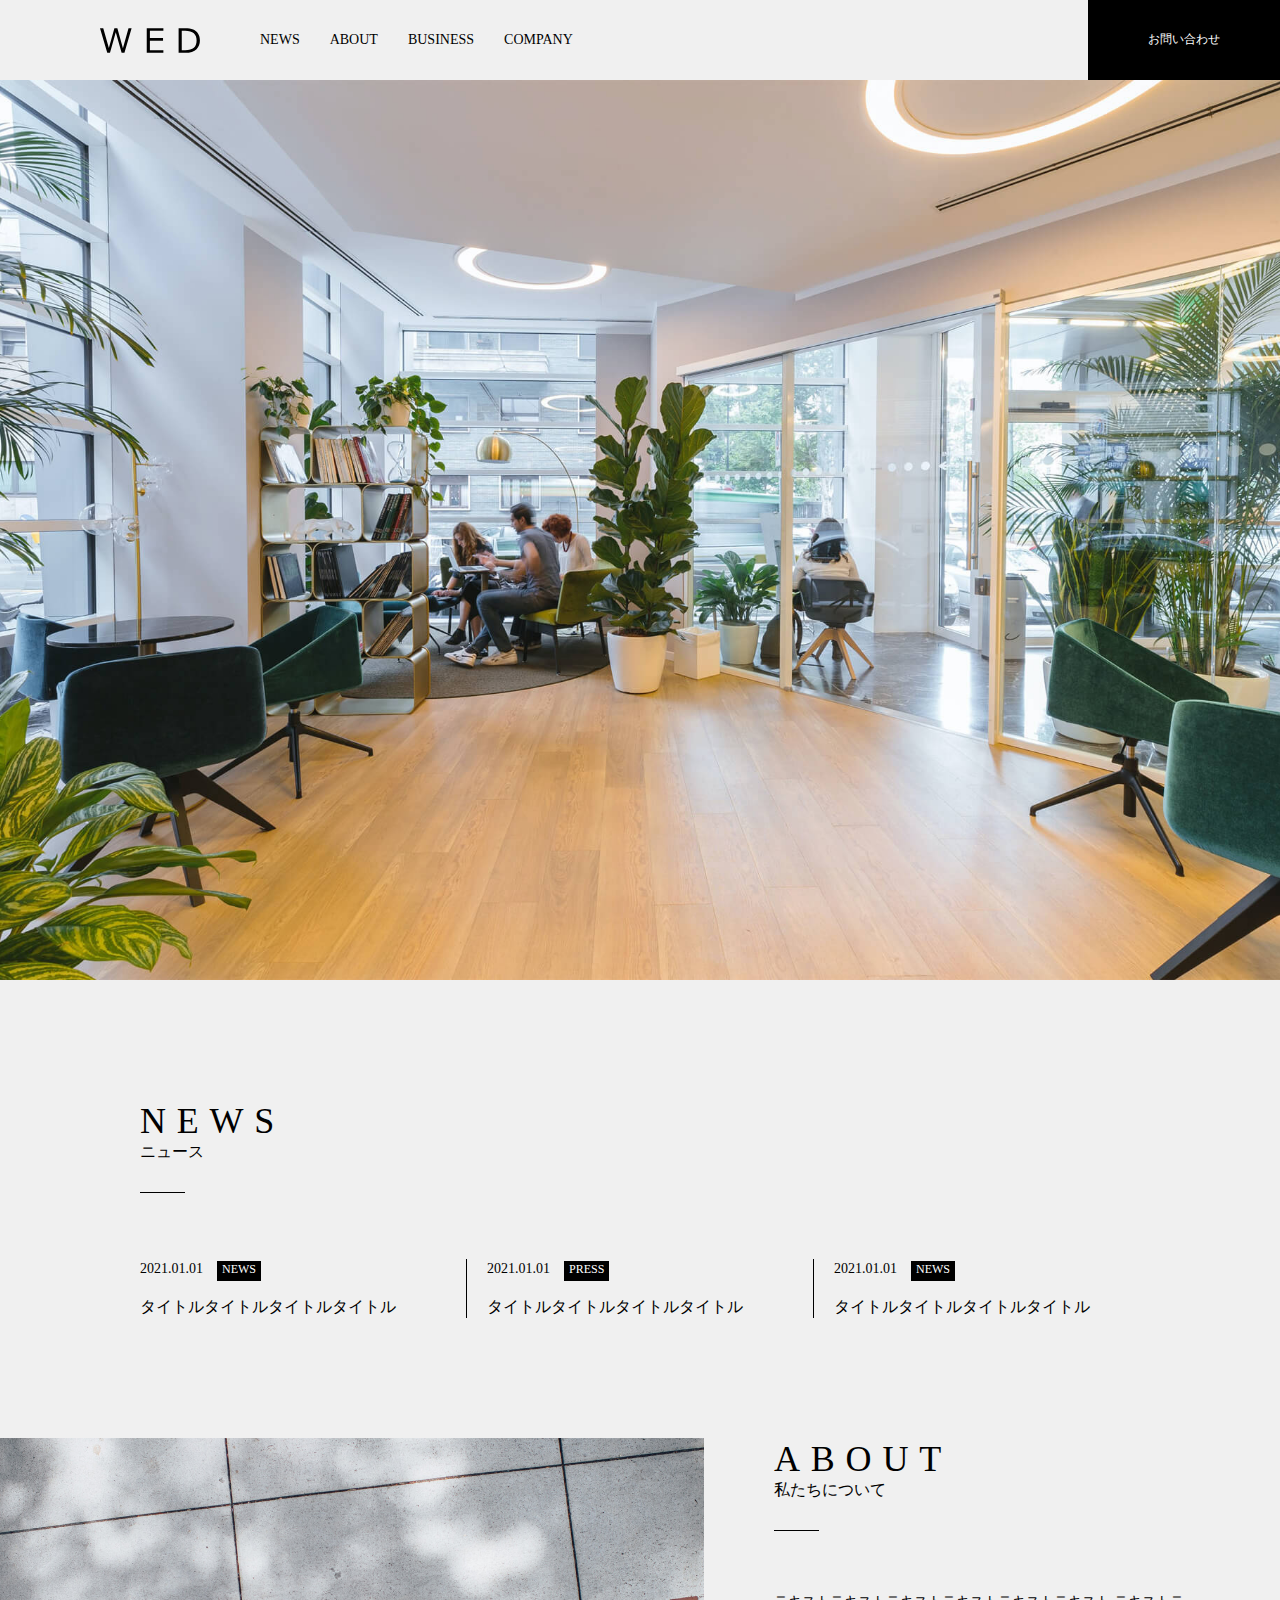
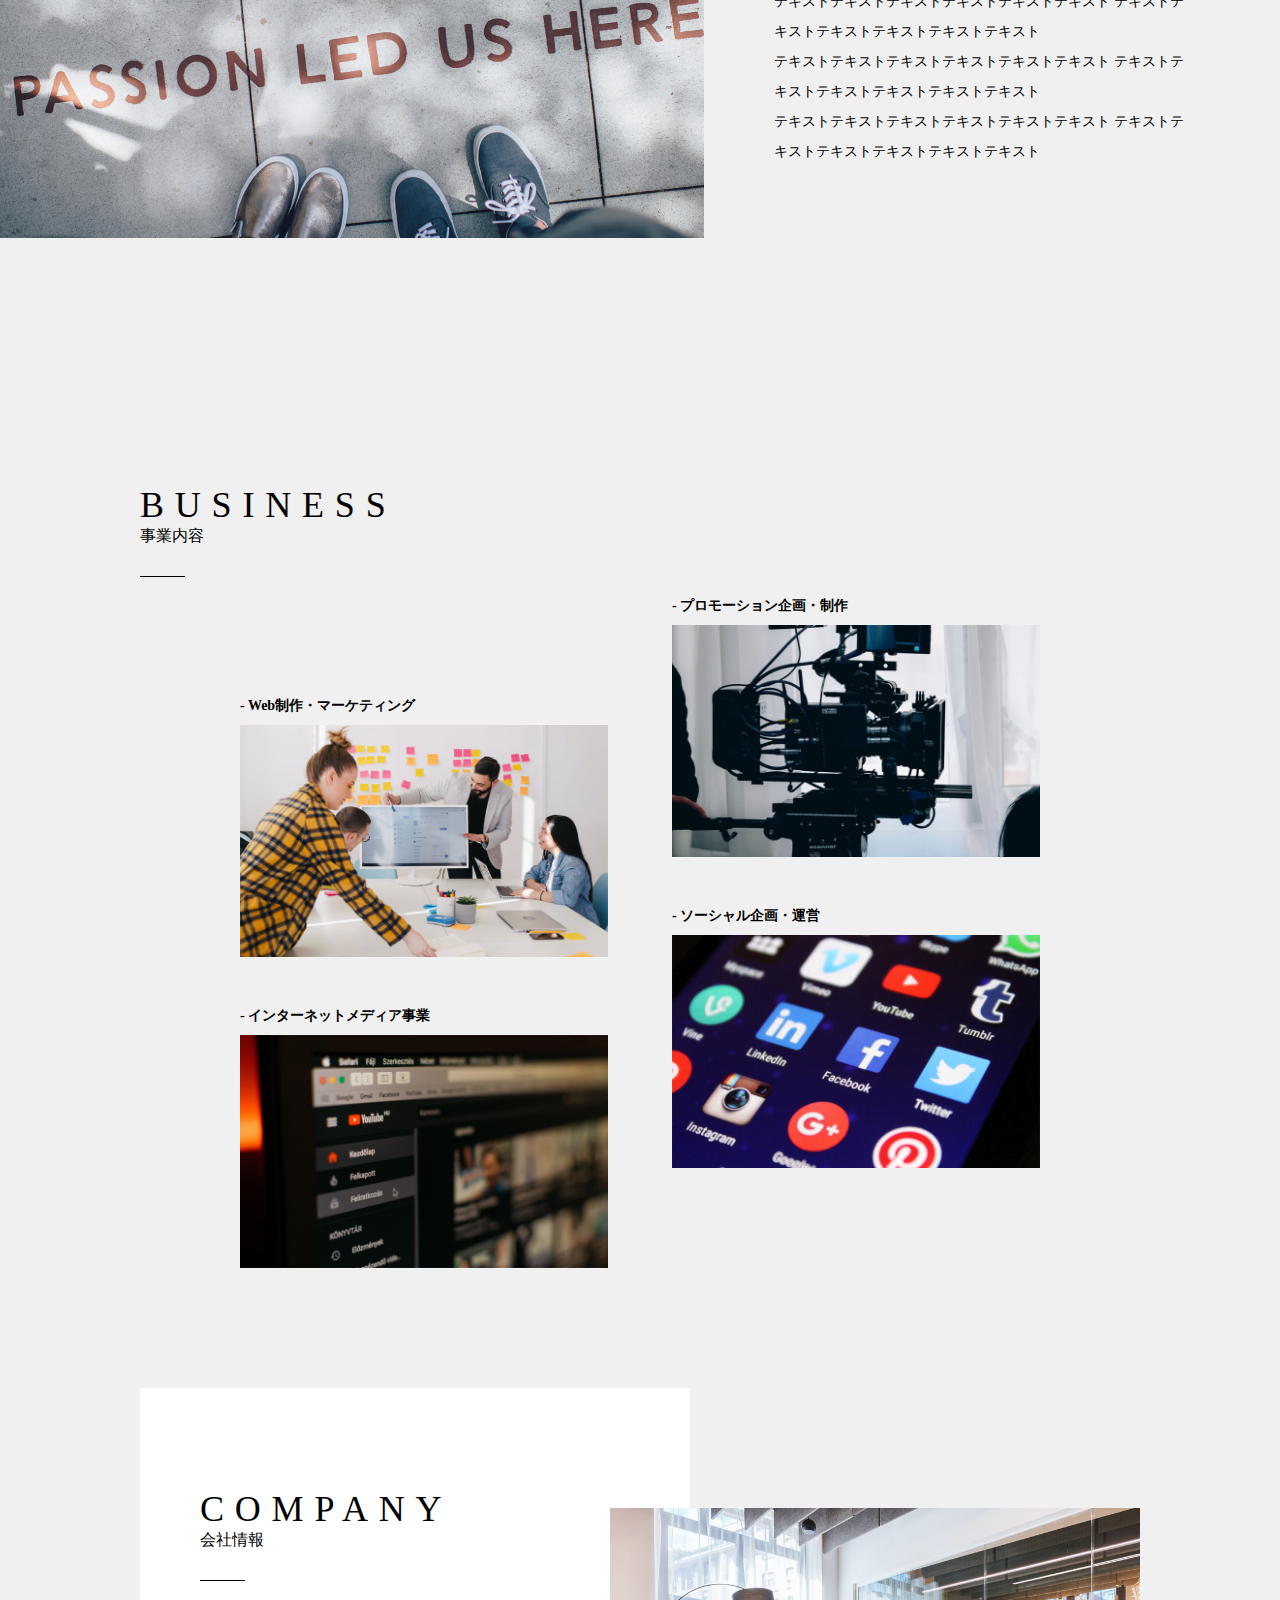
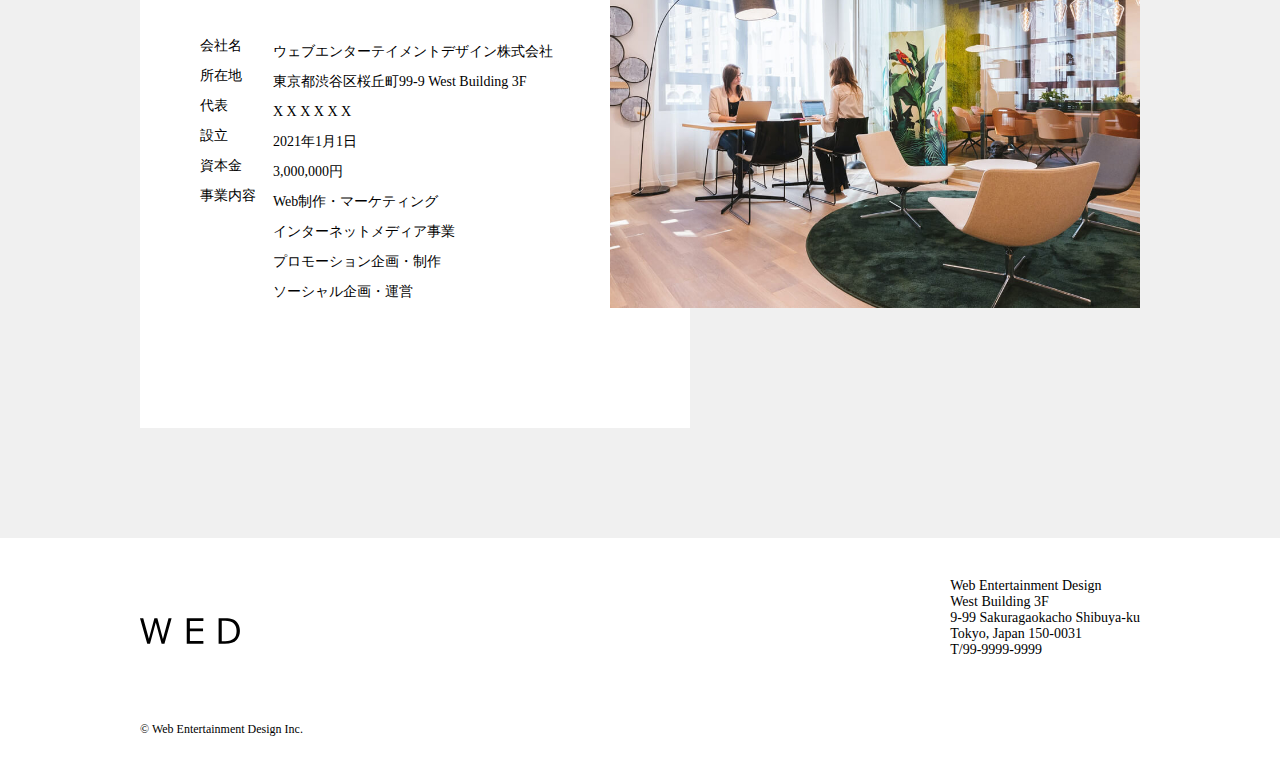
<file: index.htm>
<!DOCTYPE html>
<html lang="ja">
  <head>
    <meta charset="UTF-8" />
    <meta http-equiv="X-UA-Compatible" content="IE=edge" />
    <meta name="viewport" content="width=device-width, initial-scale=1.0" />
    <link rel="stylesheet" href="/css/WED.css" />
    <title>Document</title>
  </head>
  <body>
    <header>
      <div class="header-list">
        <div class="logo">
          <h1 class="header-logo">
            <a href="/WED.html"><img src="/img/logo (4).svg" alt="" /></a>
          </h1>
        </div>
        <nav class="header-menu">
          <ul class="menu">
            <li class="menu-list"><a href="#NEWS">NEWS</a></li>
            <li class="menu-list"><a href="#ABOUT">ABOUT</a></li>
            <li class="menu-list"><a href="#BUSINESS">BUSINESS</a></li>
            <li class="menu-list"><a href="#COMPANY">COMPANY</a></li>
          </ul>
        </nav>
        <div class="inquiry"><a href="/contact/">お問い合わせ</a></div>
      </div>
      <div class="main-visual">
        <img src="img/mainvisual (1).jpg" alt="" />
      </div>
    </header>
    <main>
      <div class="container">
        <div class="NEWS__wrapper">
          <div class="wrapper-title">
            <h2 class="title" id="NEWS">NEWS</h2>
            <p class="border">ニュース</p>
          </div>
          <div class="NEWS">
            <ul class="NEWS__list">
              <li>
                <time>2021.01.01</time>
                <span>NEWS</span>
                <p class="NEWS__text">タイトルタイトルタイトルタイトル</p>
              </li>
              <li>
                <time>2021.01.01</time>
                <span>PRESS</span>
                <p class="NEWS__text">タイトルタイトルタイトルタイトル</p>
              </li>
              <li>
                <time>2021.01.01</time>
                <span>NEWS</span>
                <p class="NEWS__text">タイトルタイトルタイトルタイトル</p>
              </li>
            </ul>
          </div>
        </div>
        <div class="ABOUT__wrapper">
          <div class="ABOUT__flex">
            <div class="ABOUT_image" id="ABOUT">
              <img src="img/about.jpg" alt="" />
            </div>
            <div class="ABOUT__wrapper-text">
              <div class="wrapper-title">
                <h2 class="title">ABOUT</h2>
                <p class="border">私たちについて</p>
                <p class="ABOUT__text">
                  テキストテキストテキストテキストテキストテキスト
                  テキストテキストテキストテキストテキストテキスト<br />
                  テキストテキストテキストテキストテキストテキスト
                  テキストテキストテキストテキストテキストテキスト<br />
                  テキストテキストテキストテキストテキストテキスト
                  テキストテキストテキストテキストテキストテキスト<br />
                </p>
              </div>
            </div>
          </div>
        </div>
        <div class="BUSINESS__wrapper">
          <div class="wrapper-title">
            <h2 class="title" id="BUSINESS">BUSINESS</h2>
            <p class="border">事業内容</p>
          </div>
          <div class="business__list">
            <div class="flex-left">
              <ul class="left">
                <li class="sec-name">- Web制作・マーケティング</li>
                <li class="sec-image">
                  <img src="img/business1.jpg" alt="" />
                </li>
                <li class="sec-name">- インターネットメディア事業</li>
                <li class="sec-image">
                  <img src="img/business2.jpg" alt="" />
                </li>
              </ul>
            </div>
            <div class="flex-right">
              <ul class="right">
                <li class="sec-name">- プロモーション企画・制作</li>
                <li class="sec-image">
                  <img src="img/business3.jpg" alt="" />
                </li>
                <li class="sec-name">- ソーシャル企画・運営</li>
                <li class="sec-image">
                  <img src="img/business4.jpg" alt="" />
                </li>
              </ul>
            </div>
          </div>
        </div>
        <div class="COMPANY__wrapper">
          <div class="company-info">
            <div class="wrapper-title">
              <h2 class="title" id="COMPANY">COMPANY</h2>
              <p class="border">会社情報</p>
              <div class="wrapper-text">
                <dl>
                  <dt>会社名</dt>
                  <dd>ウェブエンターテイメントデザイン株式会社</dd>
                  <dt>所在地</dt>
                  <dd>東京都渋谷区桜丘町99-9 West Building 3F</dd>
                  <dt>代表</dt>
                  <dd>X X X X X X</dd>
                  <dt>設立</dt>
                  <dd>2021年1月1日</dd>
                  <dt>資本金</dt>
                  <dd>3,000,000円</dd>
                  <dt>事業内容</dt>
                  <dd>
                    Web制作・マーケティング<br />
                    インターネットメディア事業<br />
                    プロモーション企画・制作<br />
                    ソーシャル企画・運営
                  </dd>
                </dl>
              </div>
            </div>
          </div>
          <div class="wrapper-image">
            <img src="img/company.jpg" alt="" />
          </div>
        </div>
      </div>
    </main>
    <footer>
      <div class="container">
        <div class="footer">
          <div class="footer-logo">
            <img src="img/logo (4).svg" alt="" />
          </div>
          <div class="adress">
            <p>
              Web Entertainment Design<br />
              West Building 3F<br />
              9-99 Sakuragaokacho Shibuya-ku<br />
              Tokyo, Japan 150-0031<br />
              T/99-9999-9999
            </p>
          </div>
        </div>
        <div class="small">
          <small>© Web Entertainment Design Inc.</small>
        </div>
      </div>
    </footer>
  </body>
</html>
</file>
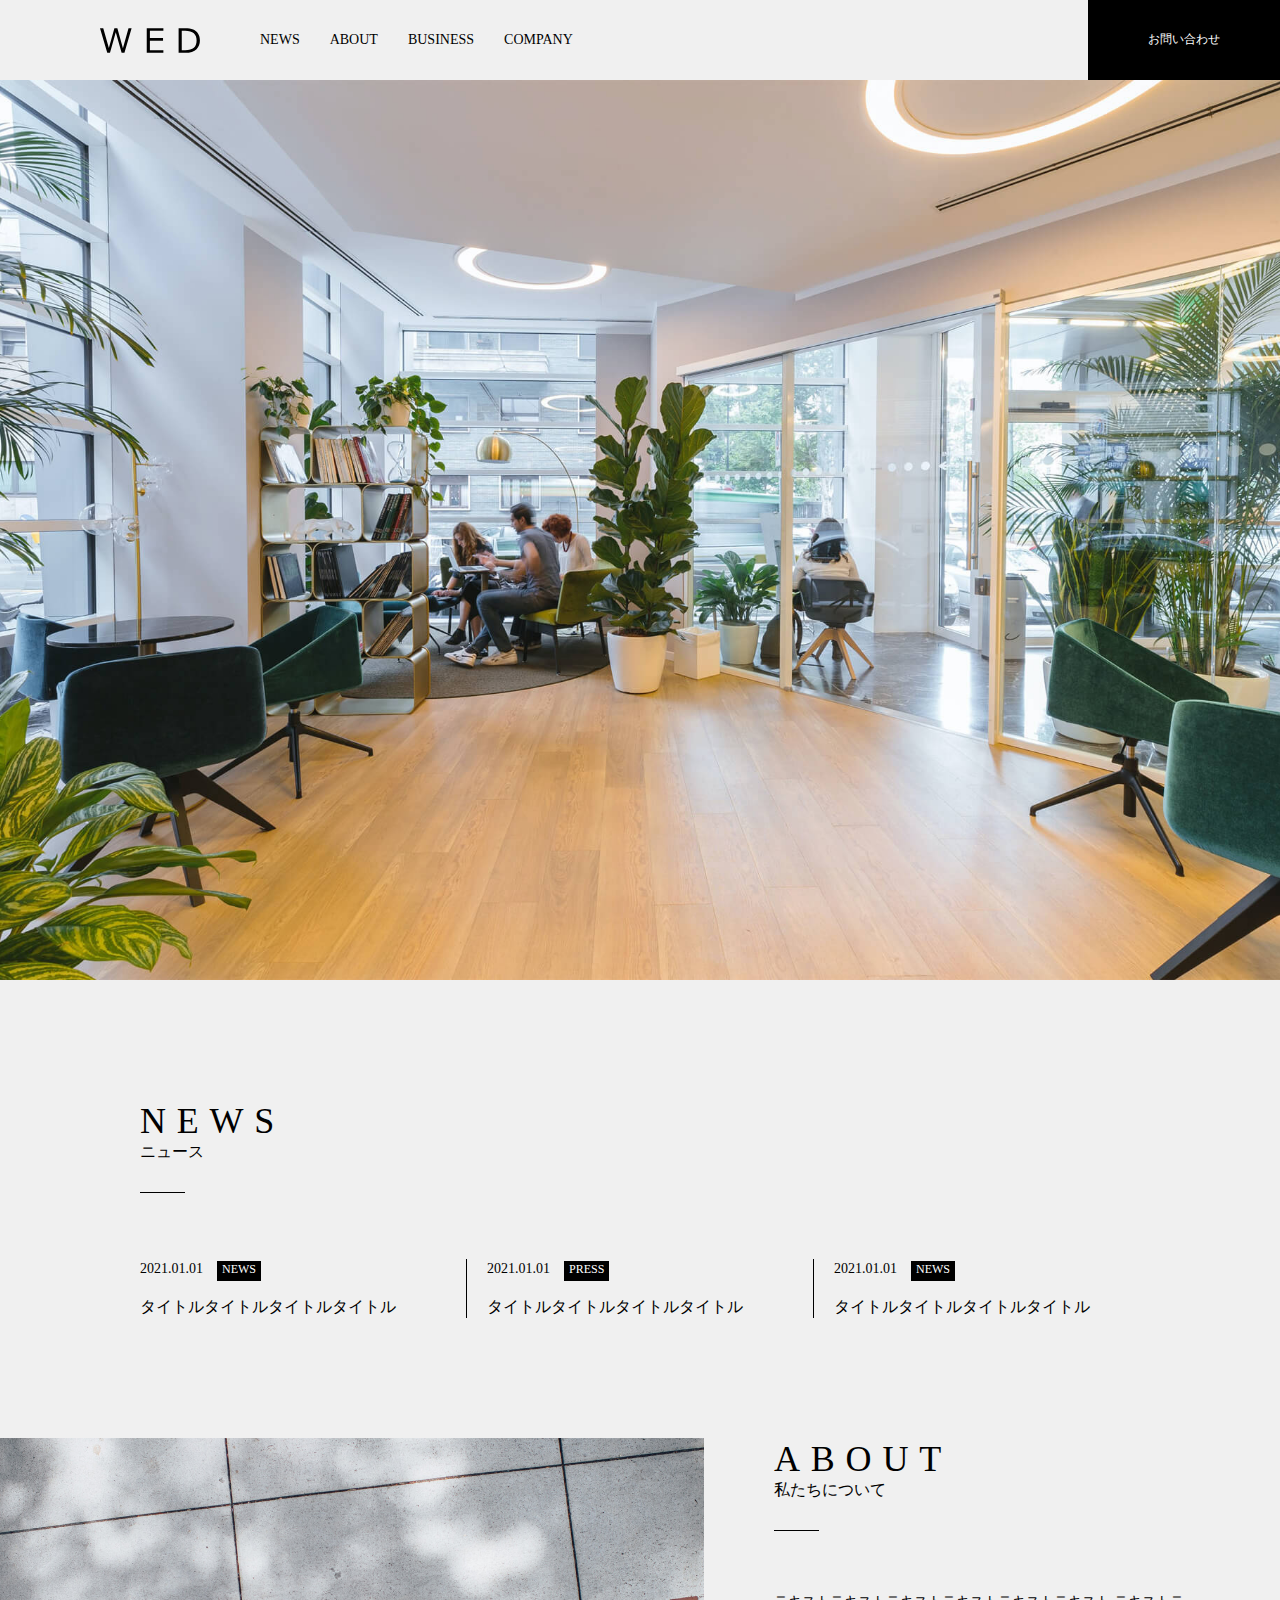
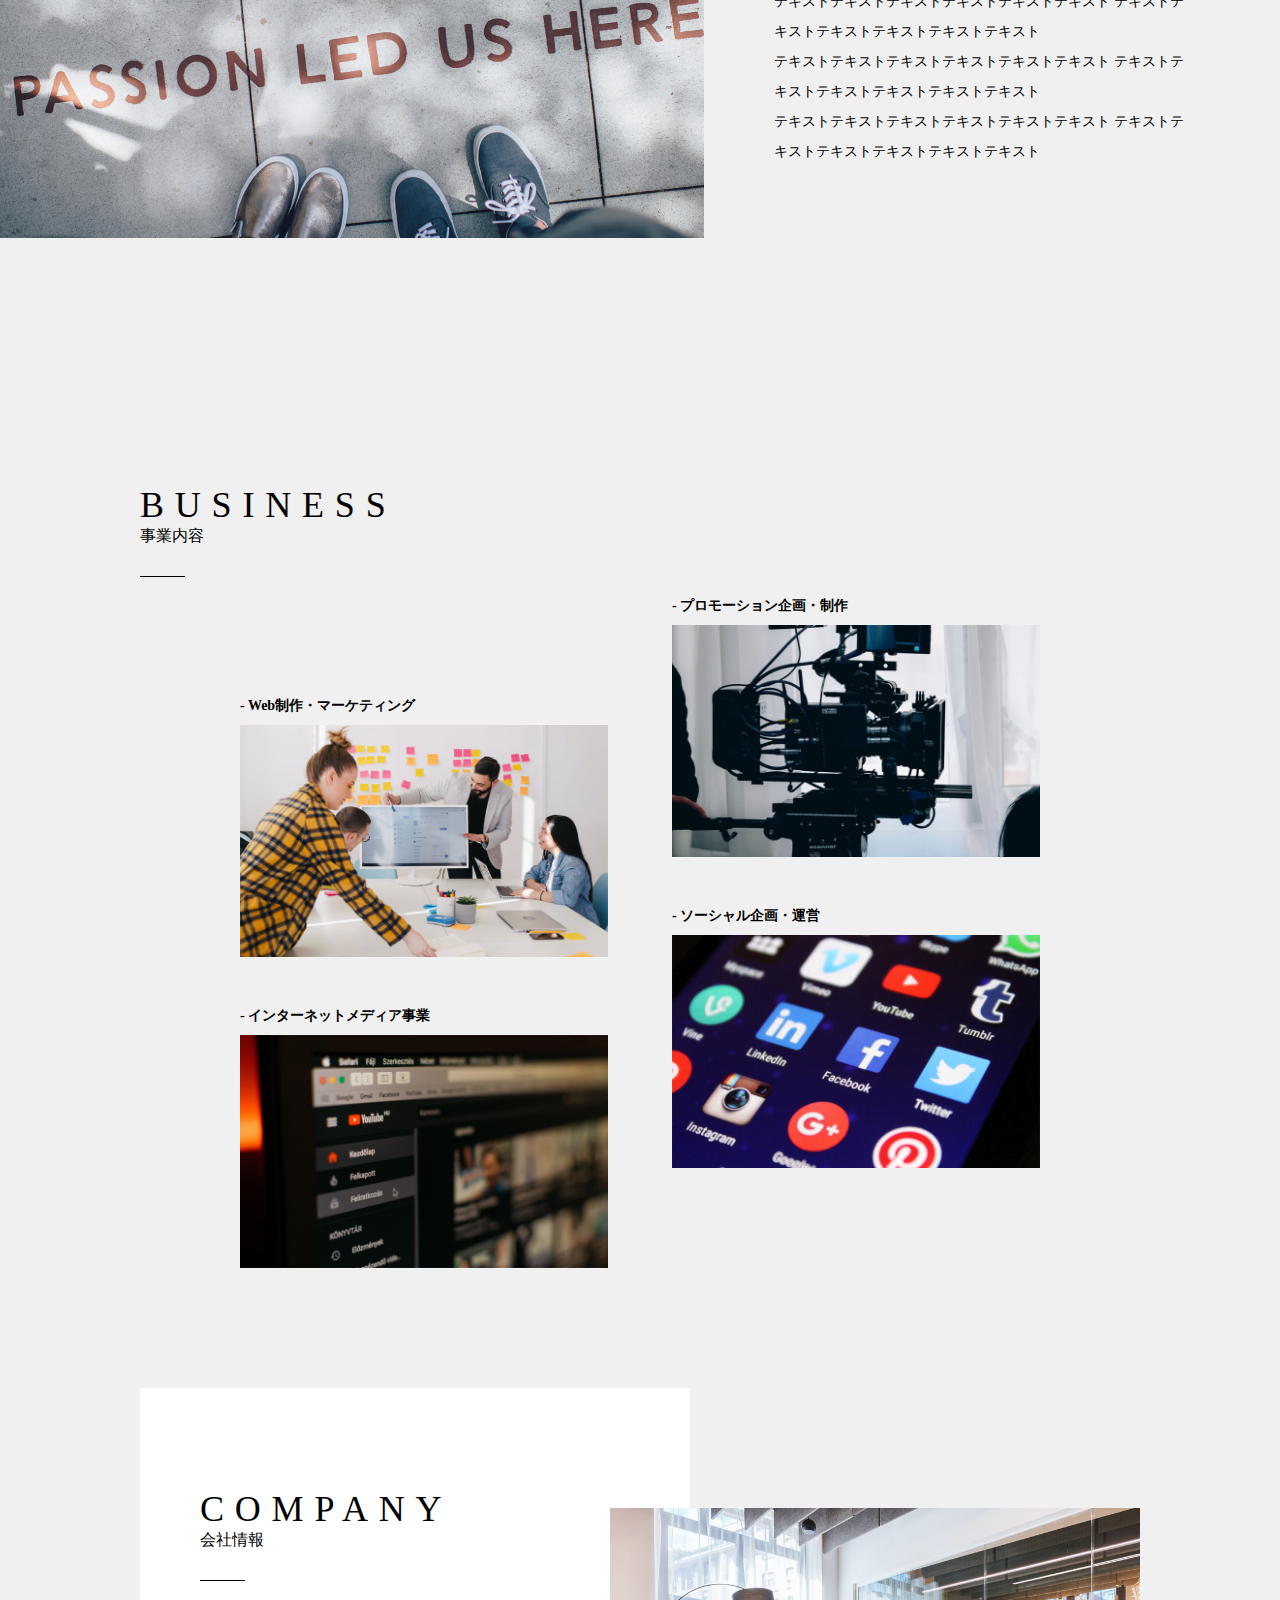
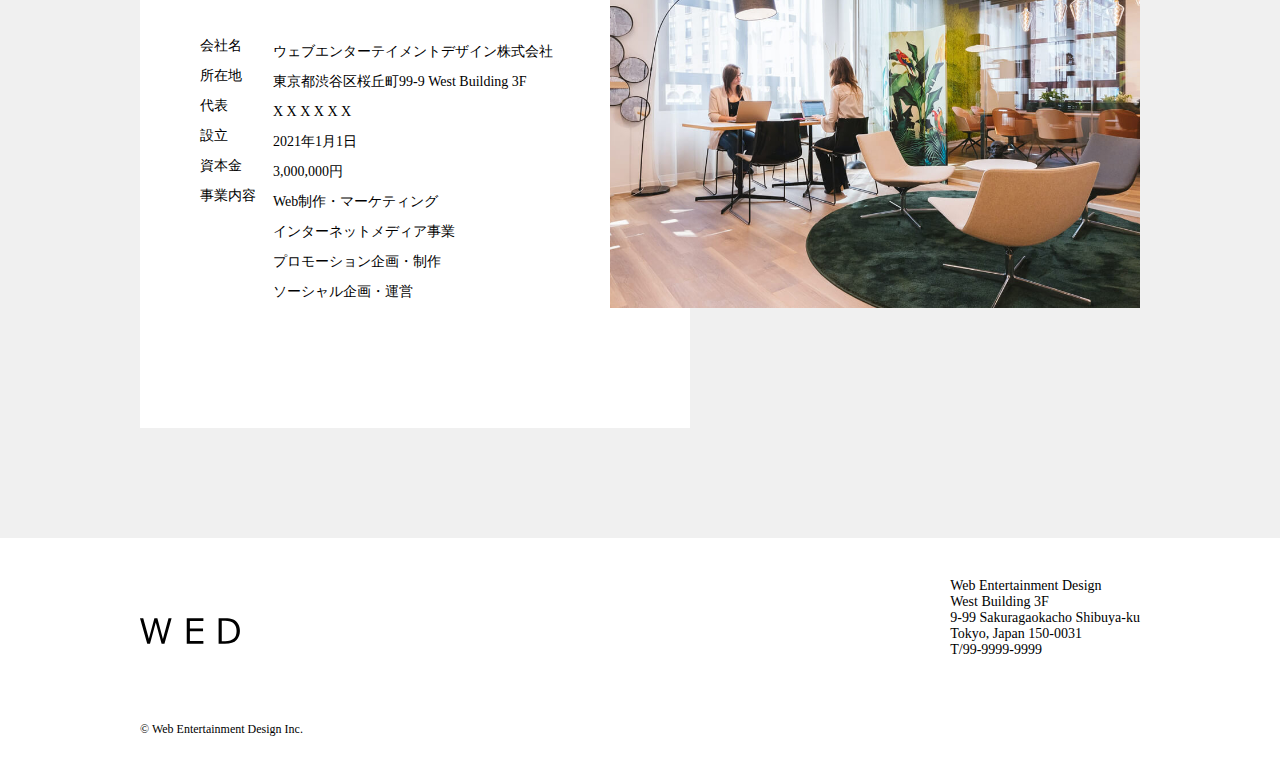
<file: index.html>
<!DOCTYPE html>
<html lang="ja">
  <head>
    <meta charset="UTF-8" />
    <meta http-equiv="X-UA-Compatible" content="IE=edge" />
    <meta name="viewport" content="width=device-width, initial-scale=1.0" />
    <link rel="stylesheet" href="./css/WED.css" />
    <title>Document</title>
  </head>
  <body>
    <header>
      <div class="header-list">
        <div class="logo">
          <h1 class="header-logo">
            <a href="/WED.html"><img src="/img/logo (4).svg" alt="" /></a>
          </h1>
        </div>
        <nav class="header-menu">
          <ul class="menu">
            <li class="menu-list"><a href="#NEWS">NEWS</a></li>
            <li class="menu-list"><a href="#ABOUT">ABOUT</a></li>
            <li class="menu-list"><a href="#BUSINESS">BUSINESS</a></li>
            <li class="menu-list"><a href="#COMPANY">COMPANY</a></li>
          </ul>
        </nav>
        <div class="inquiry"><a href="contact/">お問い合わせ</a></div>
      </div>
      <div class="main-visual">
        <img src="img/mainvisual (1).jpg" alt="" />
      </div>
    </header>
    <main>
      <div class="container">
        <div class="NEWS__wrapper">
          <div class="wrapper-title">
            <h2 class="title" id="NEWS">NEWS</h2>
            <p class="border">ニュース</p>
          </div>
          <div class="NEWS">
            <ul class="NEWS__list">
              <li>
                <time>2021.01.01</time>
                <span>NEWS</span>
                <p class="NEWS__text">タイトルタイトルタイトルタイトル</p>
              </li>
              <li>
                <time>2021.01.01</time>
                <span>PRESS</span>
                <p class="NEWS__text">タイトルタイトルタイトルタイトル</p>
              </li>
              <li>
                <time>2021.01.01</time>
                <span>NEWS</span>
                <p class="NEWS__text">タイトルタイトルタイトルタイトル</p>
              </li>
            </ul>
          </div>
        </div>
        <div class="ABOUT__wrapper">
          <div class="ABOUT__flex">
            <div class="ABOUT_image" id="ABOUT">
              <img src="img/about.jpg" alt="" />
            </div>
            <div class="ABOUT__wrapper-text">
              <div class="wrapper-title">
                <h2 class="title">ABOUT</h2>
                <p class="border">私たちについて</p>
                <p class="ABOUT__text">
                  テキストテキストテキストテキストテキストテキスト
                  テキストテキストテキストテキストテキストテキスト<br />
                  テキストテキストテキストテキストテキストテキスト
                  テキストテキストテキストテキストテキストテキスト<br />
                  テキストテキストテキストテキストテキストテキスト
                  テキストテキストテキストテキストテキストテキスト<br />
                </p>
              </div>
            </div>
          </div>
        </div>
        <div class="BUSINESS__wrapper">
          <div class="wrapper-title">
            <h2 class="title" id="BUSINESS">BUSINESS</h2>
            <p class="border">事業内容</p>
          </div>
          <div class="business__list">
            <div class="flex-left">
              <ul class="left">
                <li class="sec-name">- Web制作・マーケティング</li>
                <li class="sec-image">
                  <img src="img/business1.jpg" alt="" />
                </li>
                <li class="sec-name">- インターネットメディア事業</li>
                <li class="sec-image">
                  <img src="img/business2.jpg" alt="" />
                </li>
              </ul>
            </div>
            <div class="flex-right">
              <ul class="right">
                <li class="sec-name">- プロモーション企画・制作</li>
                <li class="sec-image">
                  <img src="img/business3.jpg" alt="" />
                </li>
                <li class="sec-name">- ソーシャル企画・運営</li>
                <li class="sec-image">
                  <img src="img/business4.jpg" alt="" />
                </li>
              </ul>
            </div>
          </div>
        </div>
        <div class="COMPANY__wrapper">
          <div class="company-info">
            <div class="wrapper-title">
              <h2 class="title" id="COMPANY">COMPANY</h2>
              <p class="border">会社情報</p>
              <div class="wrapper-text">
                <dl>
                  <dt>会社名</dt>
                  <dd>ウェブエンターテイメントデザイン株式会社</dd>
                  <dt>所在地</dt>
                  <dd>東京都渋谷区桜丘町99-9 West Building 3F</dd>
                  <dt>代表</dt>
                  <dd>X X X X X X</dd>
                  <dt>設立</dt>
                  <dd>2021年1月1日</dd>
                  <dt>資本金</dt>
                  <dd>3,000,000円</dd>
                  <dt>事業内容</dt>
                  <dd>
                    Web制作・マーケティング<br />
                    インターネットメディア事業<br />
                    プロモーション企画・制作<br />
                    ソーシャル企画・運営
                  </dd>
                </dl>
              </div>
            </div>
          </div>
          <div class="wrapper-image">
            <img src="img/company.jpg" alt="" />
          </div>
        </div>
      </div>
    </main>
    <footer>
      <div class="container">
        <div class="footer">
          <div class="footer-logo">
            <img src="img/logo (4).svg" alt="" />
          </div>
          <div class="adress">
            <p>
              Web Entertainment Design<br />
              West Building 3F<br />
              9-99 Sakuragaokacho Shibuya-ku<br />
              Tokyo, Japan 150-0031<br />
              T/99-9999-9999
            </p>
          </div>
        </div>
        <div class="small">
          <small>© Web Entertainment Design Inc.</small>
        </div>
      </div>
    </footer>
  </body>
</html>
</file>
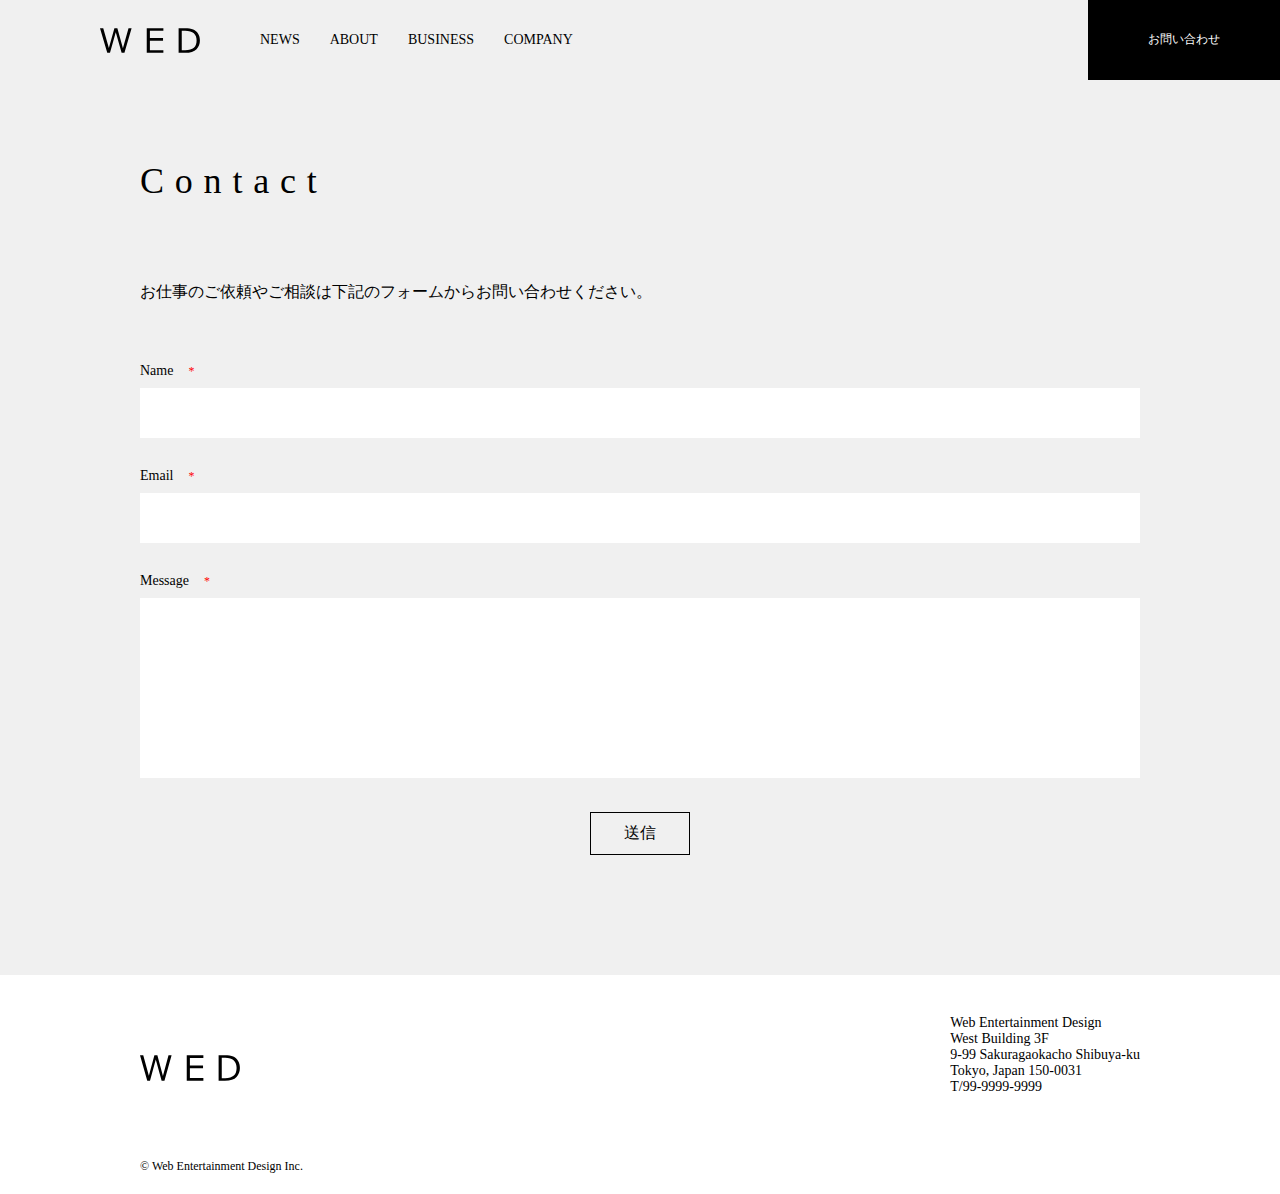
<file: contact/index.html>
<!DOCTYPE html>
<html lang="ja">
  <head>
    <meta charset="UTF-8" />
    <meta http-equiv="X-UA-Compatible" content="IE=edge" />
    <meta name="viewport" content="width=device-width, initial-scale=1.0" />
    <link rel="stylesheet" href="../css/WED.css" />
    <title>Document</title>
  </head>
  <body>
    <header>
      <div class="header-list">
        <div class="logo">
          <h1 class="header-logo">
            <a href="/WED.html"><img src="/img/logo (4).svg" alt="" /></a>
          </h1>
        </div>
        <nav class="header-menu">
          <ul class="menu">
            <li class="menu-list"><a href="#NEWS">NEWS</a></li>
            <li class="menu-list"><a href="#ABOUT">ABOUT</a></li>
            <li class="menu-list"><a href="#BUSINESS">BUSINESS</a></li>
            <li class="menu-list"><a href="#COMPANY">COMPANY</a></li>
          </ul>
        </nav>
        <div class="inquiry"><a href="#">お問い合わせ</a></div>
      </div>
    </header>

    <main>
      <div class="container">
        <div class="contact__wrapper">
          <div class="wrapper-title">
            <h2 class="title">Contact</h2>
            <p class="contact-text">
              お仕事のご依頼やご相談は下記のフォームからお問い合わせください。
            </p>
          </div>
          <div class="contact-form">
            <label for="rendou"> Name<span class="astarisk">*</span></label>
            <input id="rendou" type="text" name="yourname" />
            <label for="mail">Email<span class="astarisk">*</span></label
            ><input id="mail" type="email" />
            <label for="comment">Message<span class="astarisk">*</span></label>
            <textarea id="comment" name="comment"></textarea></div>
            <div class="btn"><input class="bottun" type="submit" value="送信" /></div>
          </div>
        </div>
      </div>
    </main>

    <footer>
      <div class="container">
        <div class="footer">
          <div class="footer-logo">
            <img src="/img/logo (4).svg" alt="" />
          </div>
          <div class="adress">
            <p>
              Web Entertainment Design<br />
              West Building 3F<br />
              9-99 Sakuragaokacho Shibuya-ku<br />
              Tokyo, Japan 150-0031<br />
              T/99-9999-9999
            </p>
          </div>
        </div>
        <div class="small">
          <small>© Web Entertainment Design Inc.</small>
        </div>
      </div>
    </footer>
  </body>
</html>
</file>
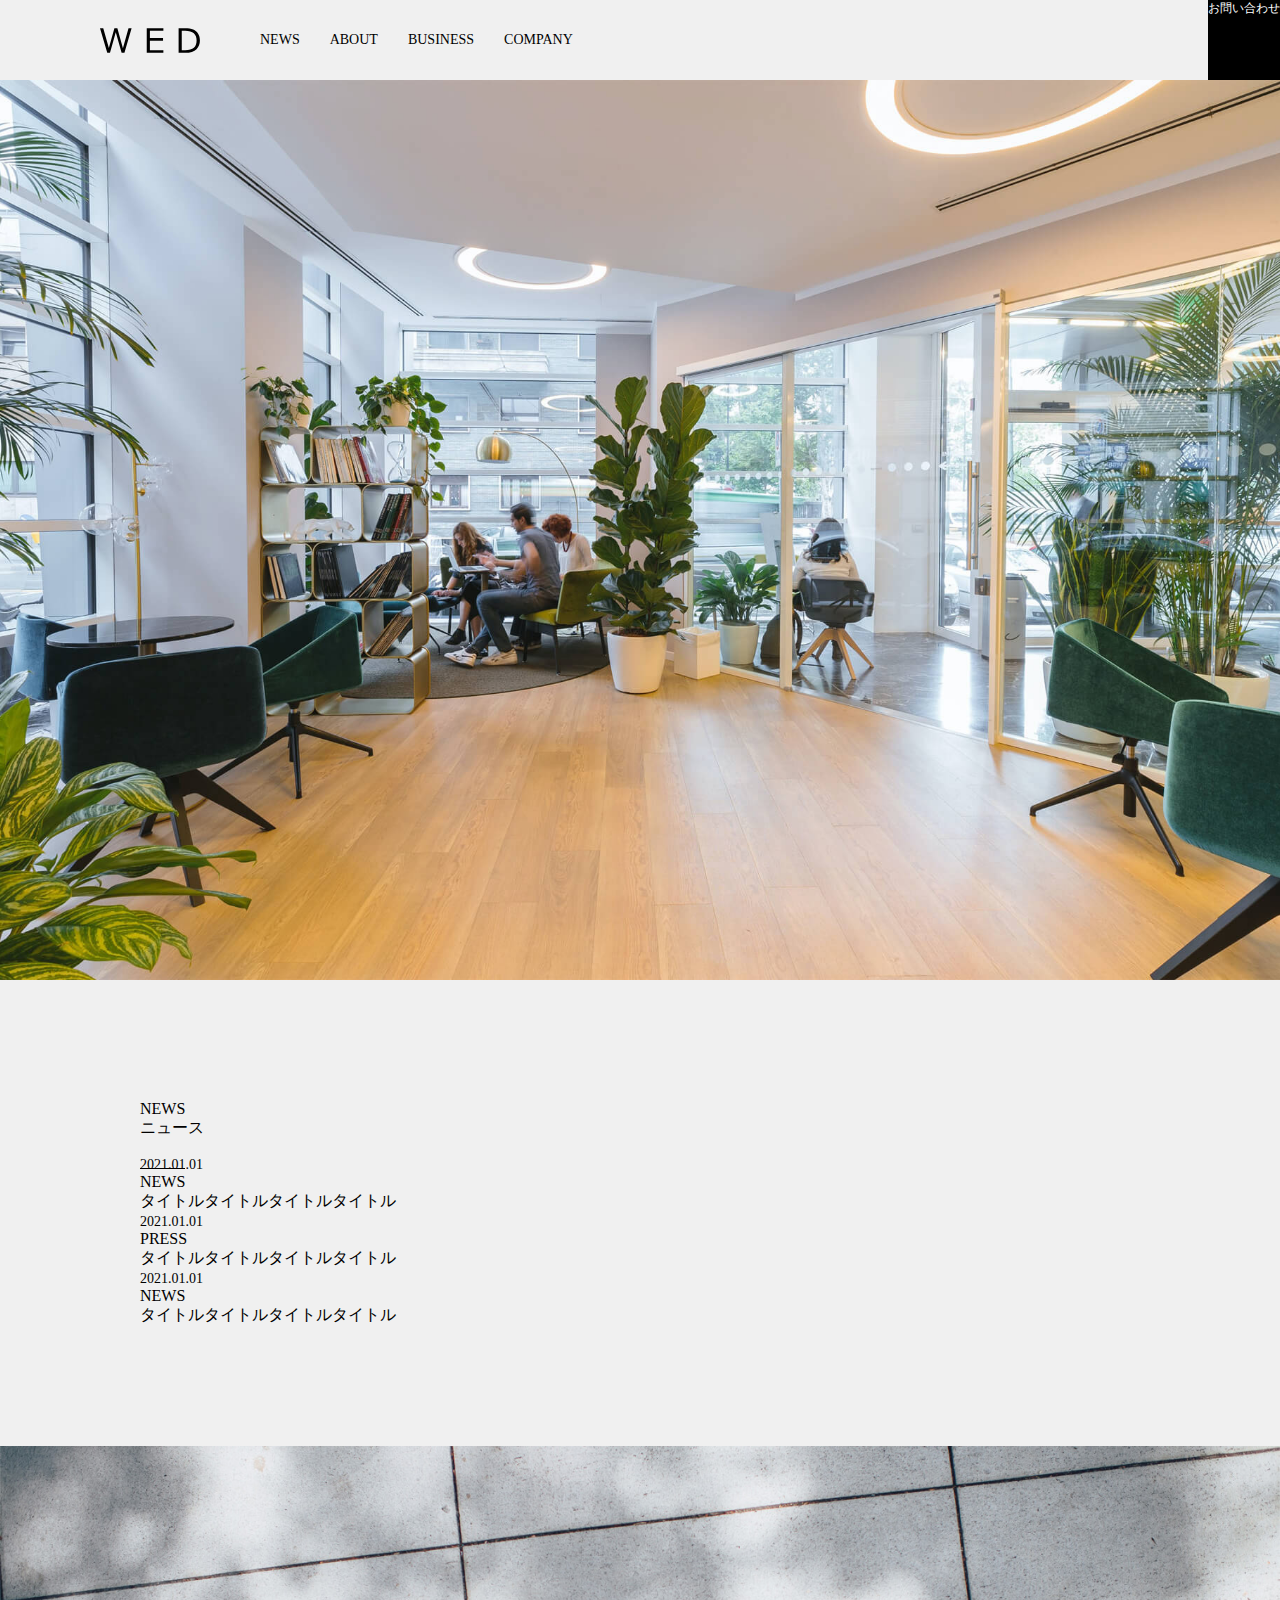
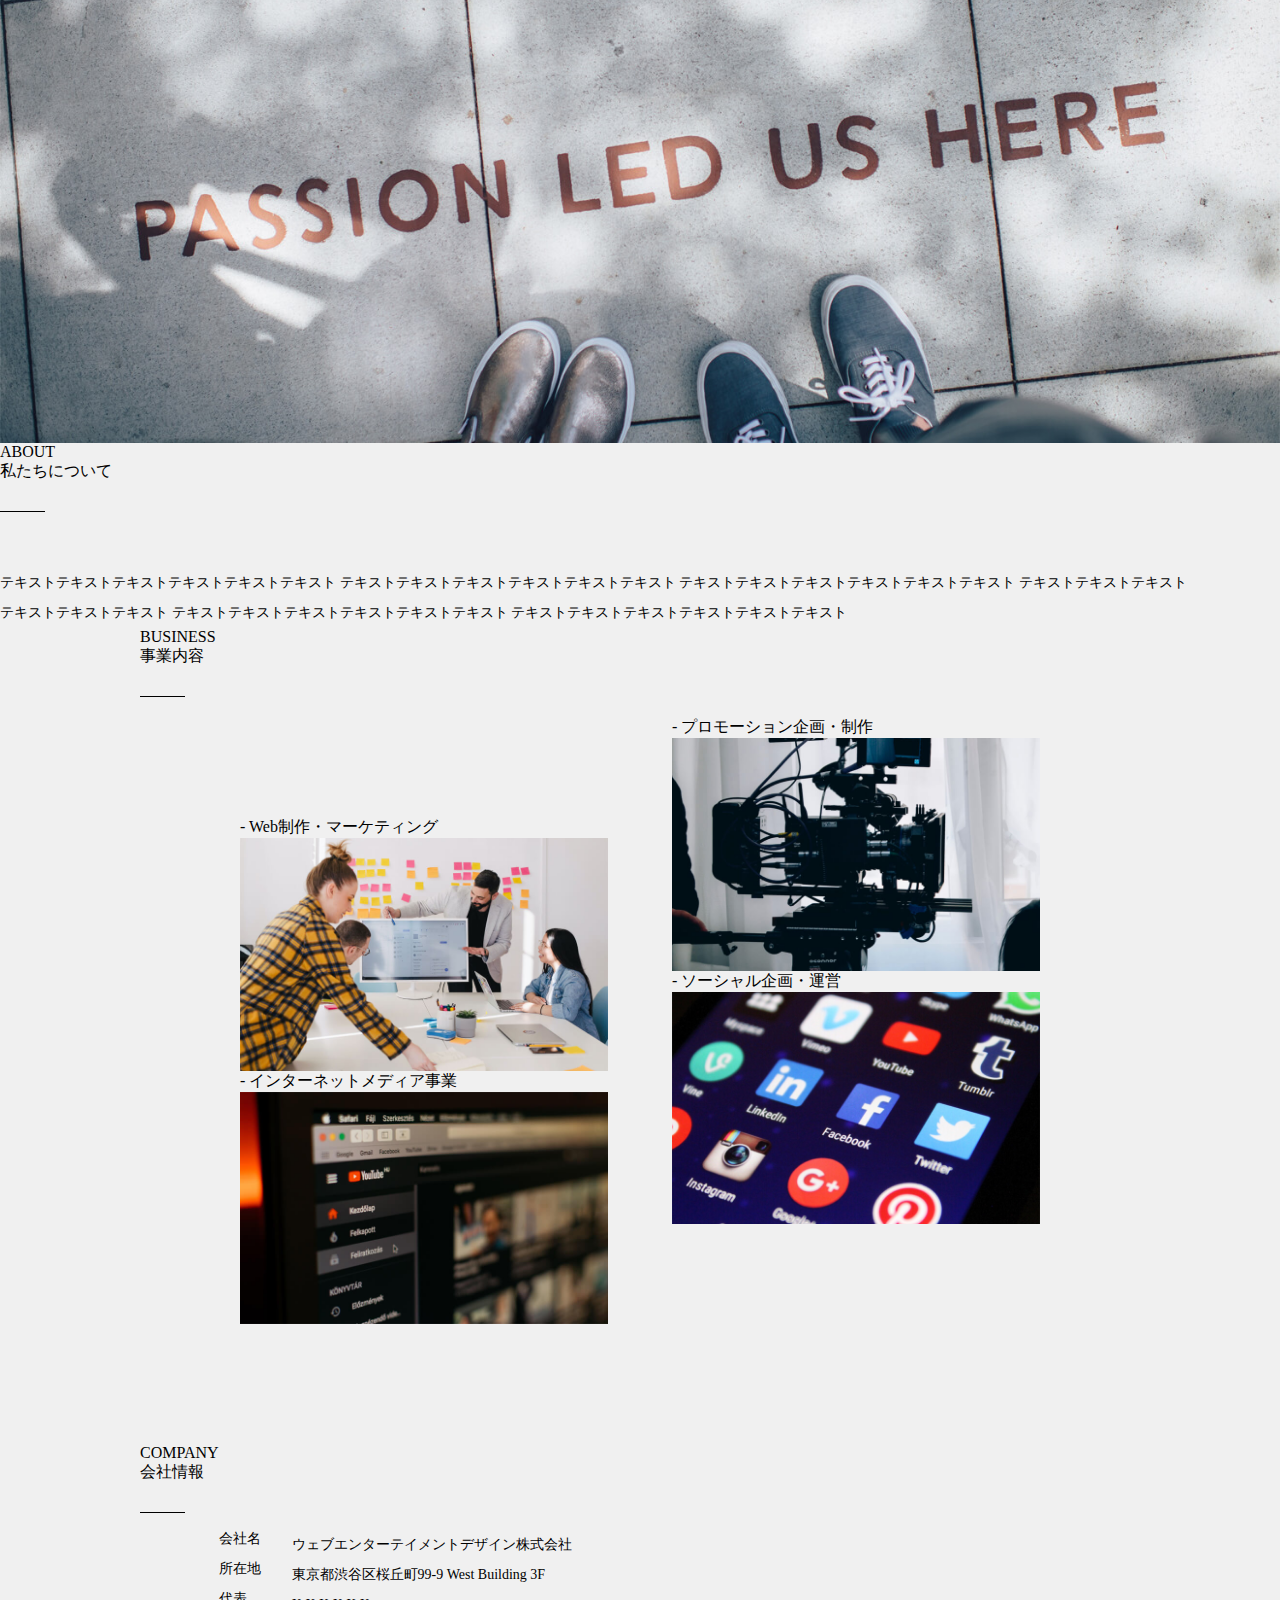
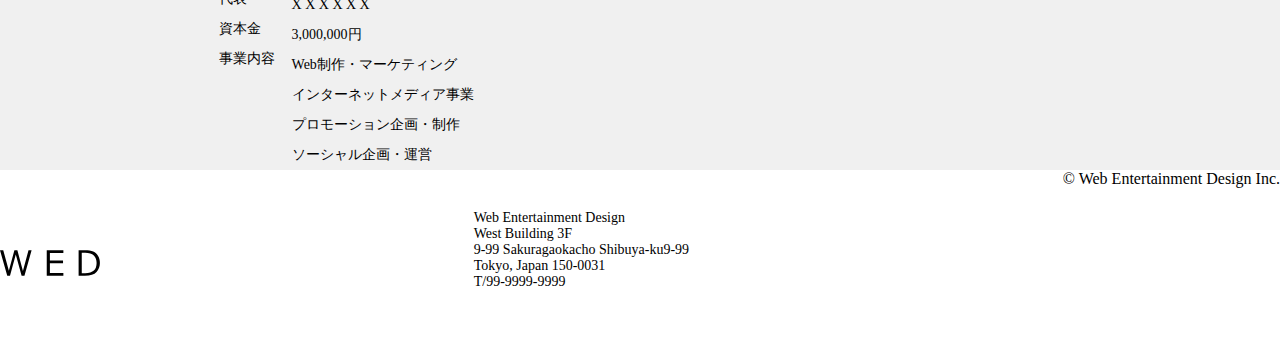
<file: html/WED.html>
<!DOCTYPE html>
<html lang="ja">
  <head>
    <meta charset="UTF-8" />
    <meta http-equiv="X-UA-Compatible" content="IE=edge" />
    <meta name="viewport" content="width=device-width, initial-scale=1.0" />
    <link rel="stylesheet" href="/css/WED.css" />
    <title>Document</title>
  </head>
  <body>
    <header>
      <div class="header-list">
        <div class="logo">
          <h1 class="header-logo">
            <a href=""><img src="img/logo (4).svg" alt="" /></a>
          </h1>
        </div>
        <div class="header-menu">
          <nav>
            <ul class="menu">
              <li class="menu-list">NEWS</li>
              <li class="menu-list">ABOUT</li>
              <li class="menu-list">BUSINESS</li>
              <li class="menu-list">COMPANY</li>
            </ul>
          </nav>
        </div>
        <div class="inquiry">お問い合わせ</div>
      </div>
      <div class="main-visual">
        <img src="img/mainvisual (1).jpg" alt="" />
      </div>
    </header>
    <main>
      <div class="container">
        <div class="NEWS__wrapper">
          <div class="wrapper-title">
            <h2 class="tetle">NEWS</h2>
            <p class="border">ニュース</p>
          </div>
          <div class="NEWS__text">
            <dl>
              <dt><time>2021.01.01</time></dt>
              <dd>NEWS</dd>
              <p>タイトルタイトルタイトルタイトル</p>
              <dt><time>2021.01.01</time></dt>
              <dd>PRESS</dd>
              <p>タイトルタイトルタイトルタイトル</p>
              <dt><time>2021.01.01</time></dt>
              <dd>NEWS</dd>
              <p>タイトルタイトルタイトルタイトル</p>
            </dl>
          </div>
        </div>
        <div class="ABOUT__wrapper">
          <img src="img/about.jpg" alt="" />
          <div class="wrapper-title">
            <h2 class="tetle">ABOUT</h2>
            <p class="border">私たちについて</p>
          </div>
          <div class="ABOUT__text">
            <p>
              テキストテキストテキストテキストテキストテキスト
              テキストテキストテキストテキストテキストテキスト
              テキストテキストテキストテキストテキストテキスト
              テキストテキストテキストテキストテキストテキスト
              テキストテキストテキストテキストテキストテキスト
              テキストテキストテキストテキストテキストテキスト
            </p>
          </div>
        </div>
        <div class="BUSINESS__wrapper">
          <div class="wrapper-title">
            <h2 class="tetle">BUSINESS</h2>
            <p class="border">事業内容</p>
          </div>
          <div class="business__list">
            <ul class="flex-left">
              <li>- Web制作・マーケティング</li>
              <li><img src="img/business1.jpg" alt="" /></li>
              <li>- インターネットメディア事業</li>
              <li><img src="img/business2.jpg" alt="" /></li>
            </ul>
            <ul class="flex-right">
              <li>- プロモーション企画・制作</li>
              <li><img src="img/business3.jpg" alt="" /></li>
              <li>- ソーシャル企画・運営</li>
              <li><img src="img/business4.jpg" alt="" /></li>
            </ul>
          </div>
        </div>
        <div class="COMPANY__wrapper">
          <div class="wrapper-title">
            <h2 class="tetle">COMPANY</h2>
            <p class="border">会社情報</p>
          </div>
          <div class="wrapper-text">
            <dl>
              <dt>会社名</dt>
              <dd>ウェブエンターテイメントデザイン株式会社</dd>
              <dt>所在地</dt>
              <dd>東京都渋谷区桜丘町99-9 West Building 3F</dd>
              <dt>代表</dt>
              <dd>X X X X X X</dd>
              <dt>資本金</dt>
              <dd>3,000,000円</dd>
              <dt>事業内容</dt>
              <dd>
                Web制作・マーケティング<br />
                インターネットメディア事業<br />
                プロモーション企画・制作<br />
                ソーシャル企画・運営
              </dd>
            </dl>
          </div>
        </div>
      </div>
    </main>
    <footer>
      <div class="footer">
        <div class="footer-logo">
          <img src="img/logo (4).svg" alt="" />
        </div>
        <div class="adress">
          <p>
            Web Entertainment Design<br />
            West Building 3F<br />
            9-99 Sakuragaokacho Shibuya-ku9-99<br />
            Tokyo, Japan 150-0031<br />
            T/99-9999-9999
          </p>
        </div>
        <small>© Web Entertainment Design Inc.</small>
      </div>
    </footer>
  </body>
</html>
</file>
<file: css/WED.css>
@charset "UTF-8";
/*** The new CSS reset - version 1.5.1 (last updated 1.3.2022) ***/
*:where(:not(iframe, canvas, img, svg, video):not(svg *, symbol *)) {
  all: unset;
  display: revert;
}

*,
*::before,
*::after {
  box-sizing: border-box;
}

a,
button {
  cursor: revert;
}

ol,
ul,
menu {
  list-style: none;
}

table {
  border-collapse: collapse;
}

textarea {
  white-space: revert;
}

meter {
  -webkit-appearance: revert;
  -moz-appearance: revert;
       appearance: revert;
}

::-moz-placeholder {
  color: unset;
}

:-ms-input-placeholder {
  color: unset;
}

::placeholder {
  color: unset;
}

:where([hidden]) {
  display: none;
}

:where([contenteditable]) {
  -moz-user-modify: read-write;
  -webkit-user-modify: read-write;
  overflow-wrap: break-word;
  -webkit-line-break: after-white-space;
}

:where([draggable=true]) {
  -webkit-user-drag: element;
}

img {
  width: 100%;
  vertical-align: top;
}

header,
main {
  background-color: #f0f0f0;
}

@media (min-width: 751px) {
  .container {
    max-width: 1000px;
    margin: auto;
  }
}
@media (max-width: 750px) {
  .container {
    margin-left: 16px;
    margin-right: 16px;
  }
}

@media (min-width: 751px) {
  .header-list {
    display: flex;
    align-items: center;
    justify-content: center;
    padding-left: 100px;
  }
}

@media (min-width: 751px) {
  .logo {
    max-width: 100px;
    height: 25px;
    margin-right: 60px;
  }
}
@media (max-width: 750px) {
  .logo {
    max-width: 80px;
    height: 20px;
    padding-top: 16px;
    margin-left: 16px;
  }
}

.menu {
  font-size: 14px;
  display: flex;
  align-items: center;
}
@media (max-width: 750px) {
  .menu {
    margin-top: 23.5px;
    margin-left: 16px;
    margin-bottom: 15px;
  }
}

.menu-list:not(:last-child) {
  margin-right: 30px;
}

@media (min-width: 751px) {
  .inquiry {
    margin-left: auto;
    max-width: 200px;
    height: 80px;
    background-color: black;
    color: white;
    font-size: 12px;
  }
}
.inquiry a {
  display: block;
  padding: 31px 60px;
}
@media (max-width: 750px) {
  .inquiry {
    display: none;
  }
}

.inquiry:hover {
  opacity: 0.8;
}

.main-visual {
  margin-right: calc(50% - 50vw);
  margin-left: calc(50% - 50vw);
}
@media (min-width: 751px) {
  .main-visual {
    height: 900px;
  }
}
@media (max-width: 750px) {
  .main-visual {
    height: 600px;
  }
}
.main-visual img {
  height: 100%;
  -o-object-fit: cover;
     object-fit: cover;
}

.contact__wrapper {
  padding-top: 80px;
}

.contact-form {
  max-width: 1000px;
  font-size: 14px;
}

.contact-text {
  margin-top: 80px;
  margin-bottom: 60px;
}

.astarisk {
  color: red;
  background-color: #f0f0f0;
}

label {
  margin-bottom: 5px;
}

input {
  height: 50px;
}

label,
input {
  display: block;
  width: 100%;
}

input,
textarea {
  background-color: #ffffff;
  width: 100%;
  margin-bottom: 30px;
  padding-left: 10px;
}

textarea {
  height: 180px;
}

.btn {
  padding-bottom: 120px;
}

.bottun {
  max-width: 100px;
  height: 43px;
  margin: auto;
  text-align: center;
  background-color: #f0f0f0;
  border: 1px black solid;
  padding-left: initial;
}

main {
  background-color: #f0f0f0;
}

@media (min-width: 751px) {
  .NEWS__wrapper {
    padding: 120px 0px;
  }
}
@media (max-width: 750px) {
  .NEWS__wrapper {
    padding-top: 80px;
  }
}

.title {
  width: 140px;
  font-size: 36px;
  text-align: left;
  letter-spacing: 10.8px;
}

.border {
  position: relative;
}

.border::after {
  content: "";
  display: block;
  position: absolute;
  bottom: -30px; /* 下線の上下位置調整 */
  width: 45px; /* 下線の幅 */
  height: 1px; /* 下線の太さ */
  background-color: black;
}

.NEWS {
  margin-top: 96px;
  display: flex;
}

@media (min-width: 751px) {
  .NEWS__list {
    display: flex;
  }
  .NEWS__list li:not(:last-child) {
    padding-right: 70px;
    border-right: 1px solid black;
  }
  .NEWS__list li:not(:first-child) {
    margin-left: 20px;
  }
}
@media (max-width: 750px) {
  .NEWS__list li:not(:last-child) {
    margin-bottom: 40px;
  }
}

time {
  font-size: 14px;
}

span {
  display: inline-block;
  font-size: 12px;
  max-width: 50px;
  height: 20px;
  padding: 1px 5px;
  margin-left: 10px;
  background-color: black;
  color: white;
}

.NEWS__text {
  margin-top: 16px;
  font-size: 16px;
}

@media (min-width: 751px) {
  .ABOUT__wrapper {
    margin-right: calc(50% - 50vw);
    margin-left: calc(50% - 50vw);
  }
}
@media (max-width: 750px) {
  .ABOUT__wrapper {
    margin-top: 90px;
  }
}

@media (min-width: 751px) {
  .ABOUT__flex {
    display: flex;
    max-width: 1400px;
    margin: auto;
  }
}

@media (min-width: 751px) {
  .ABOUT_image {
    max-width: 55%;
    margin-bottom: 246px;
    margin-right: 70px;
  }
  .ABOUT_image img {
    width: 100%;
    height: 400px;
    -o-object-fit: cover;
       object-fit: cover;
  }
}
@media (max-width: 750px) {
  .ABOUT_image {
    margin-right: calc(50% - 50vw);
    margin-left: calc(50% - 50vw);
    height: 300px;
  }
  .ABOUT_image img {
    height: 100%;
    -o-object-fit: cover;
       object-fit: cover;
  }
}

@media (min-width: 751px) {
  .ABOUT__wrapper-text {
    width: 45%;
    padding-top: 150px 5% 0 5%;
  }
}
@media (max-width: 750px) {
  .ABOUT__wrapper-text {
    margin-top: 30px;
  }
}

@media (min-width: 751px) {
  .ABOUT__text {
    margin-top: 86px;
    margin-right: 89px;
    font-size: 14px;
    line-height: 30px;
  }
}
@media (max-width: 750px) {
  .ABOUT__text {
    margin-top: 60px;
    margin-bottom: 80px;
  }
}

@media (min-width: 751px) {
  .business__list {
    display: flex;
    padding: 0 100px;
  }
}

@media (min-width: 751px) {
  .flex-left {
    width: 48%;
    margin-right: 64px;
    margin-top: 150px;
  }
}
@media (max-width: 750px) {
  .flex-left {
    margin-top: 60px;
  }
}

@media (min-width: 751px) {
  .flex-right {
    margin-top: 50px;
    width: 48%;
  }
}

.sec-name {
  margin-bottom: 10px;
  font-size: 14px;
  font-weight: bold;
}

@media (max-width: 750px) {
  .sec-image {
    margin-top: 10px;
    margin-bottom: 30px;
  }
}

@media (min-width: 751px) {
  .sec-image:not(:last-child) {
    margin-bottom: 50px;
  }
}

@media (min-width: 751px) {
  .COMPANY__wrapper {
    margin-top: 120px;
    display: flex;
    position: relative;
  }
}
@media (max-width: 750px) {
  .COMPANY__wrapper {
    margin-top: 80px;
  }
}

@media (min-width: 751px) {
  .company-info {
    width: 55%;
    max-width: 567px;
    height: 640px;
    background-color: #ffffff;
    padding-top: 100px;
    padding-bottom: 100px;
    padding-left: 60px;
    margin-bottom: 110px;
  }
}
@media (max-width: 750px) {
  .company-info {
    background-color: #ffffff;
    padding: 40px 30px 40px 20px;
  }
}

.wrapper-text {
  margin-top: 86px;
  font-size: 14px;
}
@media (min-width: 751px) {
  .wrapper-text {
    max-width: 365px;
  }
  .wrapper-text dl {
    display: flex;
    flex-wrap: wrap;
    width: 100%;
  }
  .wrapper-text dt {
    width: 20%;
  }
  .wrapper-text dd {
    width: 80%;
    line-height: 30px;
  }
}
@media (max-width: 750px) {
  .wrapper-text dt {
    margin-bottom: 5px;
  }
  .wrapper-text dd {
    margin-bottom: 8px;
    padding-left: 14px;
    padding-right: 10px;
  }
  .wrapper-text dd:first-of-type {
    margin-bottom: 20px;
  }
}

.wrapper-image {
  height: 400px;
}
.wrapper-image img {
  height: 100%;
  -o-object-fit: cover;
     object-fit: cover;
}
@media (min-width: 751px) {
  .wrapper-image {
    width: 53%;
    max-width: 547px;
    position: absolute;
    right: 0px;
    margin-top: 120px;
  }
}
@media (max-width: 750px) {
  .wrapper-image {
    margin-top: 20px;
  }
}

@media (min-width: 751px) {
  .footer {
    display: flex;
    justify-content: space-between;
  }
}

@media (min-width: 751px) {
  .footer-logo {
    max-width: 100px;
    height: 25px;
    margin-top: 80px;
  }
}
@media (max-width: 750px) {
  .footer-logo {
    max-width: 80px;
    height: 20px;
    margin-top: 40px;
    margin-bottom: 10px;
  }
}

.adress {
  font-size: 14px;
}
@media (min-width: 751px) {
  .adress {
    margin-top: 40px;
    margin-bottom: 64px;
  }
}
@media (max-width: 750px) {
  .adress {
    margin-bottom: 40px;
  }
}

.small {
  font-size: 12px;
  margin-bottom: 20px;
}/*# sourceMappingURL=WED.css.map */
</file>
